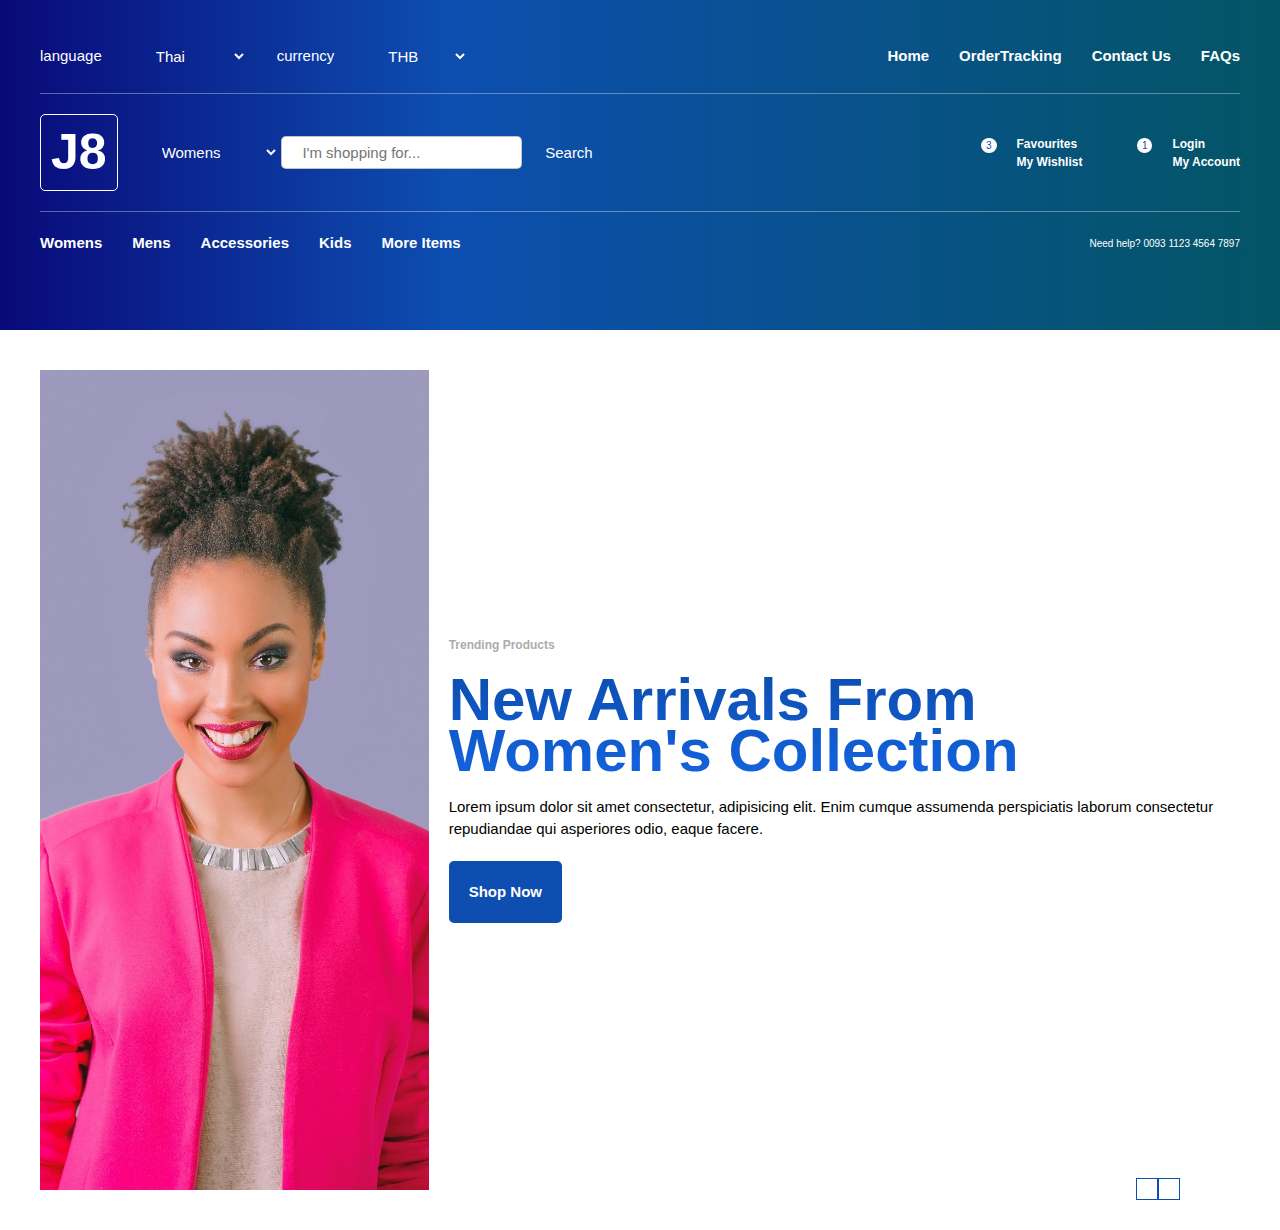
<file: navbar-header/index.html>
<!DOCTYPE html>
<html lang="en">

<head>
  <meta charset="UTF-8" />
  <meta http-equiv="X-UA-Compatible" content="IE=edge" />
  <meta name="viewport" content="width=device-width, initial-scale=1.0" />
  <title>Navbar</title>
  <link rel="icon" type="image/x-icon" href="/assets/favicon.ico" />
  <link rel="stylesheet" href="https://cdnjs.cloudflare.com/ajax/libs/font-awesome/6.1.1/css/all.min.css"
    integrity="sha512-KfkfwYDsLkIlwQp6LFnl8zNdLGxu9YAA1QvwINks4PhcElQSvqcyVLLD9aMhXd13uQjoXtEKNosOWaZqXgel0g==" crossorigin="anonymous"
    referrerpolicy="no-referrer" />
  <link rel="stylesheet" href="../general-styles.css" />
  <link rel="stylesheet" href="style.css" />
</head>

<body>
  <!-- Header Section / Nav Bar -->
  <header class="header" id="header">
    <div class="header__meta" id="header__meta">
      <form class="header__meta--form">
        <fieldset>
          <label for="language">language</label>
          <select name="language">
            <option>Thai</option>
            <option>English</option>
            <option>French</option>
            <option>Turkish</option>
            <option>Arabic</option>
            <option>Spanish</option>
          </select>
        </fieldset>
        <fieldset>
          <label for="currency">currency</label>
          <select name="currency">
            <option>THB</option>
            <option>USD</option>
            <option>EURO</option>
          </select>
        </fieldset>
      </form>
      <ul class="header__meta--links">
        <li>
          <a href="#hero">Home</a>
        </li>
        <li><a href="#">OrderTracking</a></li>
        <li><a href="#">Contact Us</a></li>

        <li><a href="#">FAQs</a></li>
      </ul>
    </div>
    <div class="header__categories" id="header__categories"">
      <div>
        <a href=" #" class="header__categories--logo">J8</a>
      <form class="header__categories--form">
        <select name="categories">
          <option>Womens</option>
          <option>Mens</option>
          <option>Accessories</option>
          <option>Kids</option>
          <option>All</option>
        </select>
        <input type="search" placeholder="I'm shopping for...">
        <input type="submit" value="Search">
      </form>
    </div>
    <div>
      <div class="header__categories--favorites">
        <div>
          <i class="fa-solid fa-heart"></i>
          <span>3</span>
        </div>
        <div>
          <a href="#">Favourites</a>
          <a href="#">My Wishlist</a>
        </div>
      </div>
      <div class="header__categories--login">
        <div>
          <i class="fa-solid fa-cart-shopping"></i>
          <span>1</span>
        </div>
        <div>
          <a href="#">Login</a>
          <a href="#">My Account</a>
        </div>
      </div>
    </div>
    </div>
    <nav class="header__nav" id="header__nav">
      <ul class="header__nav--links">
        <li>
          <a href="#">Womens</a>
        </li>
        <li><a href="#">Mens</a></li>
        <li><a href="#">Accessories</a></li>
        <li><a href="#">Kids</a></li>
        <li><a href="#">More Items</a></li>
      </ul>
      <div class="header__nav--help">
        <i class="fa-solid fa-square-phone"></i>Need help? 0093 1123 4564 7897
      </div>
    </nav>
    <!-- Hamburger Button -->
    <div class="hamburger" id="hamburger">
      <div class=""></div>
      <div class=""></div>
      <div class=""></div>
    </div>
    <div id="mobile-logo" class="mobile-logo">J8</div>
  </header>
  <!-- Hero Section -->
  <section class="hero" id="hero">
    <figure class="hero__img">
      <img src="../images/3.jpg" alt="">
    </figure>
    <div class="hero__content">
      <h6 class="hero__content--mini-title">Trending Products</h6>
      <h1 class="hero__content--title">New Arrivals From Women's Collection</h1>
      <p class="hero__content--desc">Lorem ipsum dolor sit amet consectetur, adipisicing elit. Enim cumque assumenda perspiciatis laborum consectetur
        repudiandae qui asperiores odio, eaque facere.</p>
      <a href="#" class="hero__content--link">Shop Now</a>
      <div>
        <i class="fa-solid fa-angle-left"></i>
        <i class="fa-solid fa-angle-right"></i>
      </div>
    </div>
  </section>
  <!-- Script -->
  <script src="script.js"></script>
</body>

</html>
</file>
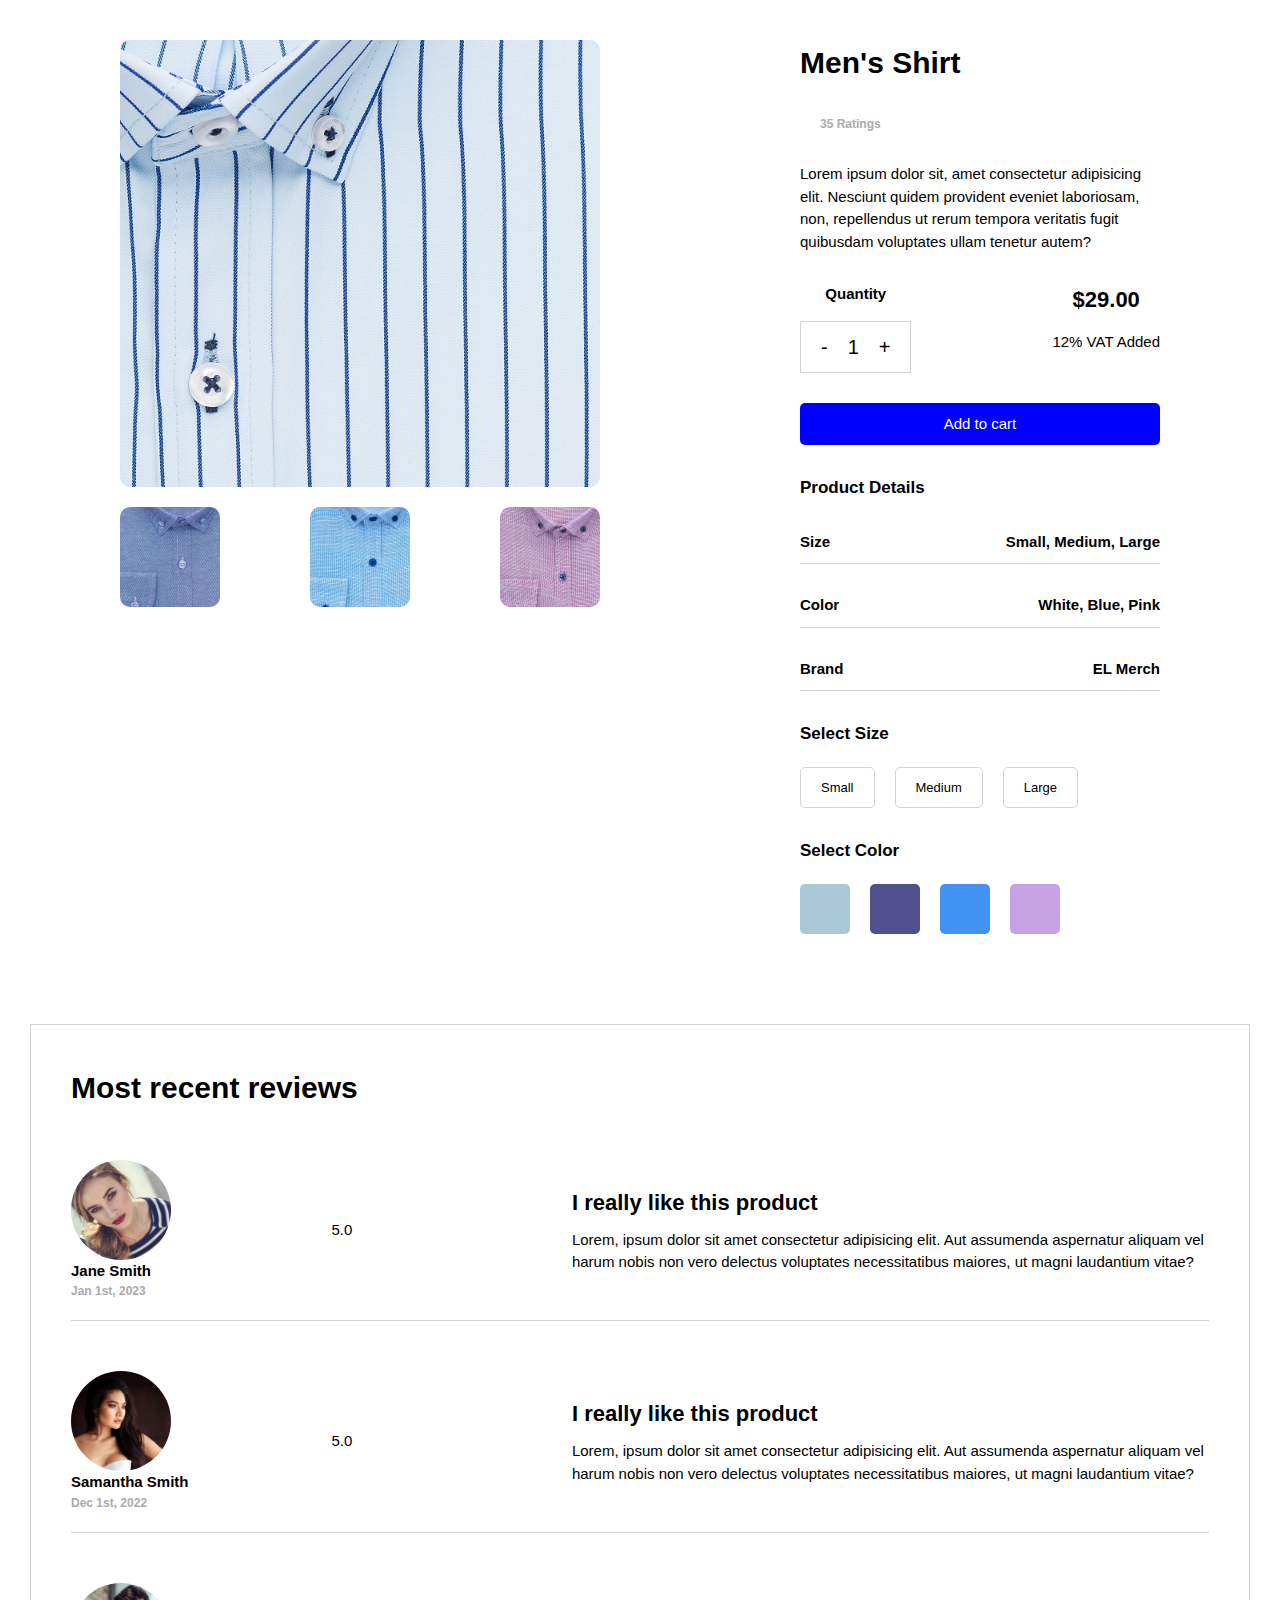
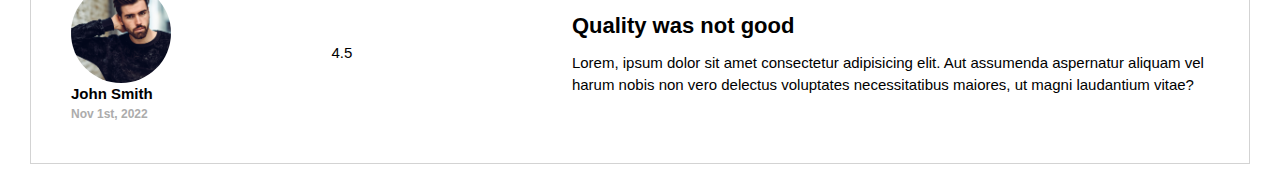
<file: product-page/index.html>
<!DOCTYPE html>
<html lang="en">

<head>
  <meta charset="UTF-8" />
  <meta http-equiv="X-UA-Compatible" content="IE=edge" />
  <meta name="viewport" content="width=device-width, initial-scale=1.0" />

  <link rel="stylesheet" href="https://cdnjs.cloudflare.com/ajax/libs/font-awesome/6.1.1/css/all.min.css"
    integrity="sha512-KfkfwYDsLkIlwQp6LFnl8zNdLGxu9YAA1QvwINks4PhcElQSvqcyVLLD9aMhXd13uQjoXtEKNosOWaZqXgel0g==" crossorigin="anonymous"
    referrerpolicy="no-referrer" />

  <link rel="stylesheet" href="../general-styles.css" />
  <link rel="stylesheet" href="style.css" />
  <title>Product Details</title>
</head>

<body>
  <main class="product">
    <section class="product__imgs">
      <figure class="product__imgs--display">
        <img loading="lazy" src="../images/8.1.jpg" alt="Shirt" />
      </figure>

      <!-- div>figure*3.product__imgs--others>img[alt="Shirt"][loading="lazy"][src="../images/8.$@2.jpg"] -->

      <div class="product__imgs--others">
        <figure class="product__imgs--others__img">
          <img src="../images/8.2.jpg" alt="Shirt" loading="lazy" />
        </figure>
        <figure class="product__imgs--others__img">
          <img src="../images/8.3.jpg" alt="Shirt" loading="lazy" />
        </figure>
        <figure class="product__imgs--others__img">
          <img src="../images/8.4.jpg" alt="Shirt" loading="lazy" />
        </figure>
      </div>
    </section>

    <section class="product__details">
      <h2 class="product__details--name">Men's Shirt</h2>
      <div class="product__details--rating">
        <div>
          <i class="fa-solid fa-star"></i><i class="fa-solid fa-star"></i><i class="fa-solid fa-star"></i><i class="fa-solid fa-star"></i><i
            class="fa-solid fa-star"></i>
        </div>

        <h6>35 Ratings</h6>
      </div>

      <p class="product__details--desc">
        Lorem ipsum dolor sit, amet consectetur adipisicing elit. Nesciunt
        quidem provident eveniet laboriosam, non, repellendus ut rerum tempora
        veritatis fugit quibusdam voluptates ullam tenetur autem?
      </p>

      <div>
        <div class="product__details--quantity">
          <h5>Quantity</h5>
          <p>
            <span>-</span>
            <span>1</span>
            <span>+</span>
          </p>
        </div>

        <div class="product__details--price">
          <h3>$29.00</h3>
          <p>12% VAT Added</p>
        </div>
      </div>

      <a href="#" class="product__details--cart">Add to cart</a>

      <div class="product__details--container">
        <h4 class="product__details--container__title">Product Details</h4>

        <div class="product__details--container__size">
          <h5>Size</h5>
          <h5>Small, Medium, Large</h5>
        </div>

        <div class="product__details--container__color">
          <h5>Color</h5>
          <h5>White, Blue, Pink</h5>
        </div>

        <div class="product__details--container__brand">
          <h5>Brand</h5>
          <h5>EL Merch</h5>
        </div>
      </div>

      <div class="product__details--size">
        <h4 class="product__details--size__title">Select Size</h4>

        <ul>
          <li>Small</li>
          <li>Medium</li>
          <li>Large</li>
        </ul>
      </div>

      <div class="product__details--color">
        <h4 class="product__details--color__title">Select Color</h4>

        <ul>
          <li></li>
          <li></li>
          <li></li>
          <li></li>
        </ul>
      </div>
    </section>
  </main>
  <section class="reviews">
    <h2 class="title">Most recent reviews</h2>
    <div class="reviews__review">
      <div class="reviews__review--personal-info">
        <figure class="reviews__review--personal-info__img">
          <img loading="lazy" src="../images/5.1.jpg" alt="Reviewer" />
        </figure>

        <div>
          <h5 class="reviews__review--personal-info__name">Jane Smith</h5>
          <h6 class="reviews__review--personal-info__date">Jan 1st, 2023</h6>
        </div>
      </div>

      <div class="reviews__review--rating">
        <div>
          <i class="fa-solid fa-star"></i>
          <i class="fa-solid fa-star"></i>
          <i class="fa-solid fa-star"></i>
          <i class="fa-solid fa-star"></i>
          <i class="fa-solid fa-star"></i>
        </div>

        <p>5.0</p>
      </div>

      <div class="reviews__review--desc">
        <h3 class="reviews__review--desc__title">
          I really like this product
        </h3>

        <p class="reviews__review--desc__para">
          Lorem, ipsum dolor sit amet consectetur adipisicing elit. Aut
          assumenda aspernatur aliquam vel harum nobis non vero delectus
          voluptates necessitatibus maiores, ut magni laudantium vitae?
        </p>
      </div>
    </div>

    <div class="reviews__review">
      <div class="reviews__review--personal-info">
        <figure class="reviews__review--personal-info__img">
          <img loading="lazy" src="../images/5.2.jpg" alt="Reviewer" />
        </figure>

        <div>
          <h5 class="reviews__review--personal-info__name">Samantha Smith</h5>
          <h6 class="reviews__review--personal-info__date">Dec 1st, 2022</h6>
        </div>
      </div>

      <div class="reviews__review--rating">
        <div>
          <i class="fa-solid fa-star"></i>
          <i class="fa-solid fa-star"></i>
          <i class="fa-solid fa-star"></i>
          <i class="fa-solid fa-star"></i>
          <i class="fa-solid fa-star"></i>
        </div>

        <p>5.0</p>
      </div>

      <div class="reviews__review--desc">
        <h3 class="reviews__review--desc__title">
          I really like this product
        </h3>

        <p class="reviews__review--desc__para">
          Lorem, ipsum dolor sit amet consectetur adipisicing elit. Aut
          assumenda aspernatur aliquam vel harum nobis non vero delectus
          voluptates necessitatibus maiores, ut magni laudantium vitae?
        </p>
      </div>
    </div>

    <div class="reviews__review">
      <div class="reviews__review--personal-info">
        <figure class="reviews__review--personal-info__img">
          <img loading="lazy" src="../images/5.3.jpg" alt="Reviewer" />
        </figure>

        <div>
          <h5 class="reviews__review--personal-info__name">John Smith</h5>
          <h6 class="reviews__review--personal-info__date">Nov 1st, 2022</h6>
        </div>
      </div>

      <div class="reviews__review--rating">
        <div>
          <i class="fa-solid fa-star"></i>
          <i class="fa-solid fa-star"></i>
          <i class="fa-solid fa-star"></i>
          <i class="fa-solid fa-star"></i>
          <i class="fa-solid fa-star-half-stroke"></i>
        </div>

        <p>4.5</p>
      </div>

      <div class="reviews__review--desc">
        <h3 class="reviews__review--desc__title">Quality was not good</h3>

        <p class="reviews__review--desc__para">
          Lorem, ipsum dolor sit amet consectetur adipisicing elit. Aut
          assumenda aspernatur aliquam vel harum nobis non vero delectus
          voluptates necessitatibus maiores, ut magni laudantium vitae?
        </p>
      </div>
    </div>
  </section>
</body>

</html>
</file>
<file: general-styles.css>
*,
*::before,
*::after {
  padding: 0;
  margin: 0;
  box-sizing: border-box;
}

html {
  font-size: 10px;
}

body {
  font-family: Arial, Helvetica, sans-serif;
  line-height: 1.5;
}

a,
input[type="submit"] {
  text-decoration: none;
  color: #333;
  border-radius: 0.5rem;
  padding: 1rem 2rem;
  font-size: 1.5rem;
  cursor: pointer;
  transition: all 0.25s ease-in-out;
}

li {
  list-style: none;
  font-size: 1.3rem;
}

i {
  font-size: 1.5rem;
}

input,
textarea,
fieldset,
select {
  border: none;
  background: none;
  outline: none;

  border-radius: 0.5rem;
  font-size: 1.5rem;
}

input,
textarea,
select {
  border: 1px hsla(0, 0%, 40%, 0.4) solid;
  padding: 1rem 2rem;
}

h1 {
  font-size: 6rem;
  font-weight: 900;
}

h2 {
  font-size: 3rem;
}

h3 {
  font-size: 2.2rem;
  font-weight: 600;
}

h4 {
  font-size: 1.7rem;
  font-weight: 700;
}

h5 {
  font-size: 1.5rem;
}

h6 {
  font-size: 1.2rem;
  color: rgb(172, 172, 172);
}

p {
  font-size: 1.5rem;
}

img {
  height: 100%;
  width: 100%;
  object-fit: cover;
}

::placeholder {
  font-family: Arial, Helvetica, sans-serif;
  font-size: 1.5rem;
}
</file>
<file: navbar-header/style.css>
:root {
  --primary-color: #0d4eb0;
  --seconary-color: #1363df;
  --font-color: white;
}

html {
  scroll-behavior: smooth;
}

.header {
  background: rgb(9, 9, 121);
  background: linear-gradient(
    90deg,
    rgba(9, 9, 121, 1) 0%,
    rgba(13, 78, 176, 1) 35%,
    rgb(3, 85, 101) 100%
  );
  padding: 4rem;
  color: var(--font-color);

  display: flex;
  flex-direction: column;
  gap: 2rem;
  position: relative;
}

.header__meta,
.header__categories,
.header__nav {
  display: flex;
  justify-content: space-between;
}

.header__meta,
.header__categories {
  border-bottom: 1px solid rgba(255 255 255 /0.35);
  padding-bottom: 2rem;
}

.header__meta--form,
.header__meta--form fieldset,
.header__meta--links,
.header__nav--links {
  display: flex;
  align-items: center;
  gap: 3rem;
}

select,
input[type="submit"] {
  color: var(--font-color);
  border: none;
  background-color: var(--secondary-color);
  padding: 0.7rem 2rem;
}

input[type="search"] {
  background-color: var(--font-color);
  /* width: 35%; */
  flex-grow: 1;
  padding: 0.7rem 2rem;
}

a {
  color: var(--font-color);
  font-weight: 700;
  padding: 0;
}

.header__categories > div {
  display: flex;
  align-items: center;
  gap: 2rem;
}

.header__categories > div:nth-child(2) {
  gap: 6rem;
}

.header__categories > div:first-child {
  flex-grow: 1;
}

.header__categories--form {
  flex-grow: 1;
}

.header__categories--favorites,
.header__categories--login {
  display: flex;
  align-items: center;
  /* flex-shrink: 0; */
  gap: 3rem;
}

.header__categories--favorites a,
.header__categories--login a {
  font-size: 1.2rem;
  display: block;
  margin: 0;
  white-space: nowrap;
}

.header__categories--favorites > div:first-child,
.header__categories--login > div:first-child {
  position: relative;
}

.header__categories--favorites > div:first-child span,
.header__categories--login > div:first-child span {
  position: absolute;
  top: -1.5rem;
  right: -1rem;
  font-size: 1rem;
  padding: 0 0.5rem;
  background-color: var(--font-color);
  color: var(--primary-color);
  border-radius: 50%;
}

.header__categories--favorites > div:first-child i,
.header__categories--login > div:first-child i,
.header__nav--help i {
  font-size: 2.5rem;
}

.header__nav--help {
  display: flex;
  align-items: center;
  gap: 1rem;
}

.header__categories--logo {
  padding: 0 1rem;
  font-size: 5rem;
  border: 1px solid white;
}

input[type="submit"],
select {
  transition: all 0.1s ease-in;
}

input[type="submit"]:hover,
select:hover {
  filter: brightness(140%);
}

/* Link hover underline Effect */
header a {
  position: relative;
}

header a::after {
  content: "";
  position: absolute;
  bottom: 0;
  left: 0;
  height: 1px;
  width: 100%;
  background-color: var(--font-color);
  transform: scale(0);
  transform-origin: right;
  transition: transform 0.5s ease-in-out;
}

header a:hover::after {
  transform: scale(1);
  transform-origin: left;
}

/* HAMBURGER */
.hamburger {
  position: fixed;
}

.mobile-logo {
  transform: translate(-10rem, -10rem);
}

/******************* HERO SECTION */
.hero {
  display: flex;
  gap: 2rem;
  padding: 4rem;
  height: 100vh;
  position: relative;
}

.hero__img {
  object-position: center 15%;
}

.hero__content {
  align-self: center;
  display: flex;
  flex-direction: column;
  gap: 2rem;
}

.hero__content--title {
  color: var(--primary-color);
  background: -webkit-linear-gradient(var(--primary-color), var(--seconary-color));
  background-clip: text;
  -webkit-background-clip: text;
  -webkit-text-fill-color: transparent;
  line-height: 0.85;
}

.hero__content--link {
  background-color: var(--primary-color);
  padding: 2rem;
  align-self: flex-start;
  transition: all 0.5s ease;
}

.hero__content--link:hover {
  filter: brightness(130%);
}

.hero__content > div:last-child {
  position: absolute;
  bottom: 3rem;
  right: 10rem;

  display: flex;
}

.hero__content > div:last-child i {
  color: var(--primary-color);
  border: 1px solid var(--primary-color);
  padding: 1rem;
  cursor: pointer;
  transition: all 0.5s ease;
}

.hero__content > div:last-child i:hover {
  background-color: var(--primary-color);
  color: var(--font-color);
}

@media screen and (max-width: 970px) {
  /* HAMBURGER OPEN */
  .hamburger {
    height: 5rem;
    width: 5rem;
    position: fixed;
    top: 1.5rem;
    right: 5rem;
    cursor: pointer;

    display: flex;
    flex-direction: column;
    justify-content: center;
    gap: 1rem;
    z-index: 10;
  }

  .hamburger > div {
    height: 3px;
    background-color: var(--font-color);
    transition: all 0.25s ease;
    transform: rotate(0);
  }

  .hamburger:is(.open) > div:first-child {
    transform: rotate(45deg) translate(5px, 5px);
  }

  .hamburger:is(.open) > div:last-child {
    transform: rotate(-45deg) translate(5px, -5px);
  }

  .hamburger:is(.open) > div:nth-child(2) {
    display: none;
  }

  .hamburger:focus {
    outline: none;
  }
  .header__meta,
  .header__categories,
  .header__nav {
    transform: translateY(-50rem);
    transform-origin: bottom;
    transition: all 0.5s ease-out;
  }

  .header__meta:is(.open),
  .header__categories:is(.open),
  .header__nav:is(.open) {
    flex-direction: column;
    gap: 2rem;
    transform: translateY(0);
    transform-origin: top;
  }

  .mobile-logo {
    font-size: 10rem;
    position: absolute;
    top: 50%;
    left: 50%;
    transform: translate(-50%, -50%);
  }

  .mobile-logo::after {
    content: "your favourite place";
    font-size: 1rem;
    position: absolute;
    bottom: 0;
    transition: all 0.5s ease;
  }

  .mobile-logo:is(.open) {
    font-size: 5rem;
    top: 0;
    left: 0;
    transform: translate(20%, 10%);
  }

  .mobile-logo:is(.open)::after {
    position: relative;
    padding-left: 1rem;
  }

  .header__meta {
    padding-top: 4rem;
  }

  /*END OF HAMBURGER OPEN */

  .header {
    height: 100vh;
    overflow: hidden;
  }

  .header:is(.open) {
    height: auto;
    overflow: hidden;
  }

  .header__meta--form fieldset {
    flex-grow: 1;
  }

  .header__meta--links,
  .header__nav--links {
    width: 100%;
    flex-wrap: nowrap;
    justify-content: space-between;
    gap: 1rem;
  }

  .header__meta--links li,
  .header__nav--links li {
    text-align: center;
  }

  .header__meta--links li:not(:last-child),
  .header__nav--links li:not(:last-child) {
    padding-right: 5rem;
    border-right: 1px solid white;
  }

  .header__nav--help {
    justify-content: center;
  }

  .header__categories--form {
    display: flex;
    flex-direction: column;
    justify-content: center;
    gap: 1rem;
  }

  .header__categories > div:last-child {
    justify-content: center;
  }

  .header__meta--links {
    order: -1;
  }

  .header__categories--logo {
    display: none;
  }
}

@media screen and (max-width: 580px) {
  .header__meta--links li:not(:last-child),
  .header__nav--links li:not(:last-child) {
    padding-right: 1rem;
    border-right: 1px solid white;
  }
}

@media screen and (max-width: 500px) {
  .header__meta--form {
    flex-direction: column;
    gap: 1rem;
  }
  .header__meta--links li:not(:last-child),
  .header__nav--links li:not(:last-child) {
    padding-right: 0;
    border-right: none;
  }

  .header__meta--links,
  .header__nav--links {
    flex-wrap: wrap;
  }

  /* ************************** HERO */
  .hero {
    flex-direction: column;

    padding: 0;
  }

  .hero__img img {
    height: 30rem;
    object-fit: cover;
    object-position: center 25%;
  }

  .hero__content {
    padding: 1rem;
  }
}
</file>
<file: product-page/style.css>
body {
  width: 100vw;
  overflow-x: hidden;
  display: flex;
  flex-direction: column;
  gap: 2rem;
}

i {
  color: orange;
}

/******************* PRODCUT INFO */

.product {
  display: flex;
  justify-content: space-around;
  gap: 4rem;

  padding: 4rem;
}

.product__imgs {
  flex-basis: 40%;

  display: flex;
  gap: 2rem;
  flex-direction: column;
}

.product__imgs--display {
  height: 50%;
}

.product__imgs--others {
  width: 100%;
  display: flex;
  justify-content: space-between;
  gap: 2rem;
}

.product__imgs--others__img {
  width: 10rem;
  height: 10rem;
}

.product__imgs--others__img img {
  object-position: center 15%;
}

img {
  border-radius: 1rem;
  width: 100%;
  height: 100%;
}

.product__details {
  flex-basis: 30%;
  display: flex;
  flex-direction: column;
  gap: 3rem;
}

.product__details--rating {
  display: flex;
  gap: 2rem;
}

.product__details > div:nth-of-type(2) {
  display: flex;
  justify-content: space-between;
}

.product__details--quantity,
.product__details--price {
  display: flex;
  flex-direction: column;
  align-items: center;
  gap: 1.5rem;
}

.product__details--quantity p {
  padding: 1rem 2rem;
  border: 1px solid lightgray;

  display: flex;
  align-items: center;
  gap: 2rem;

  font-size: 2rem;
}
.product__details--cart {
  background-color: blue;
  text-align: center;
  color: white;
}

.product__details--container {
  display: flex;
  flex-direction: column;
  gap: 2rem;
}

.product__details--container > div {
  display: flex;
  justify-content: space-between;
  align-items: center;

  padding: 1rem 0;
  border-bottom: 1px solid lightgray;
}

.product__details--size,
.product__details--color {
  display: flex;
  flex-direction: column;
  gap: 2rem;
}

.product__details--size ul,
.product__details--color ul {
  display: flex;
  gap: 2rem;
}

.product__details--size ul li {
  border-radius: 0.5rem;
  border: 1px solid lightgray;
  padding: 1rem 2rem;
}

.product__details--color ul li {
  height: 5rem;
  width: 5rem;
  border-radius: 0.5rem;
}

.product__details--color ul li:first-child {
  background-color: rgb(171, 200, 216);
}

.product__details--color ul li:nth-child(2) {
  background-color: rgb(80, 80, 142);
}

.product__details--color ul li:nth-child(3) {
  background-color: rgb(66, 146, 243);
}

.product__details--color ul li:nth-child(4) {
  background-color: rgb(198, 161, 228);
}

/******************* PRODCUT REVIEWS */
.reviews {
  padding: 4rem;
  display: flex;
  flex-direction: column;
  gap: 5rem;

  border: 1px solid lightgray;
  margin: 3rem;
}

.reviews__review {
  display: flex;
  justify-content: space-between;
  align-items: center;
  gap: 2rem;
}

.reviews__review:not(:last-child) {
  border-bottom: 1px solid lightgray;
  padding-bottom: 2rem;
}

.reviews__review--personal-info__img {
  height: 10rem;
  width: 10rem;
}

.reviews__review--personal-info__img img {
  object-position: center top;
  border-radius: 50%;
}

.reviews__review--personal-info,
.reviews__review--rating {
  flex-basis: 40%;
  align-items: center;
}

.reviews__review--personal-info {
  gap: 2rem;
}

.reviews__review--rating {
  gap: 1rem;
  display: flex;
}

.reviews__review--desc {
  grid-column: 2/3;
  grid-row: 1/-1;
}
.reviews__review--desc {
  display: flex;
  flex-direction: column;
  gap: 1rem;
}

@media screen and (max-width: 860px) {
  /******************* PRODCUT INFO */
  .product {
    flex-direction: column-reverse;
  }
  /******************* PRODCUT REVIEWS */
  .reviews__review {
    display: grid;
    grid-template-columns: auto 1fr;
    grid-template-rows: repeat(2, min-content);
  }
}
</file>
